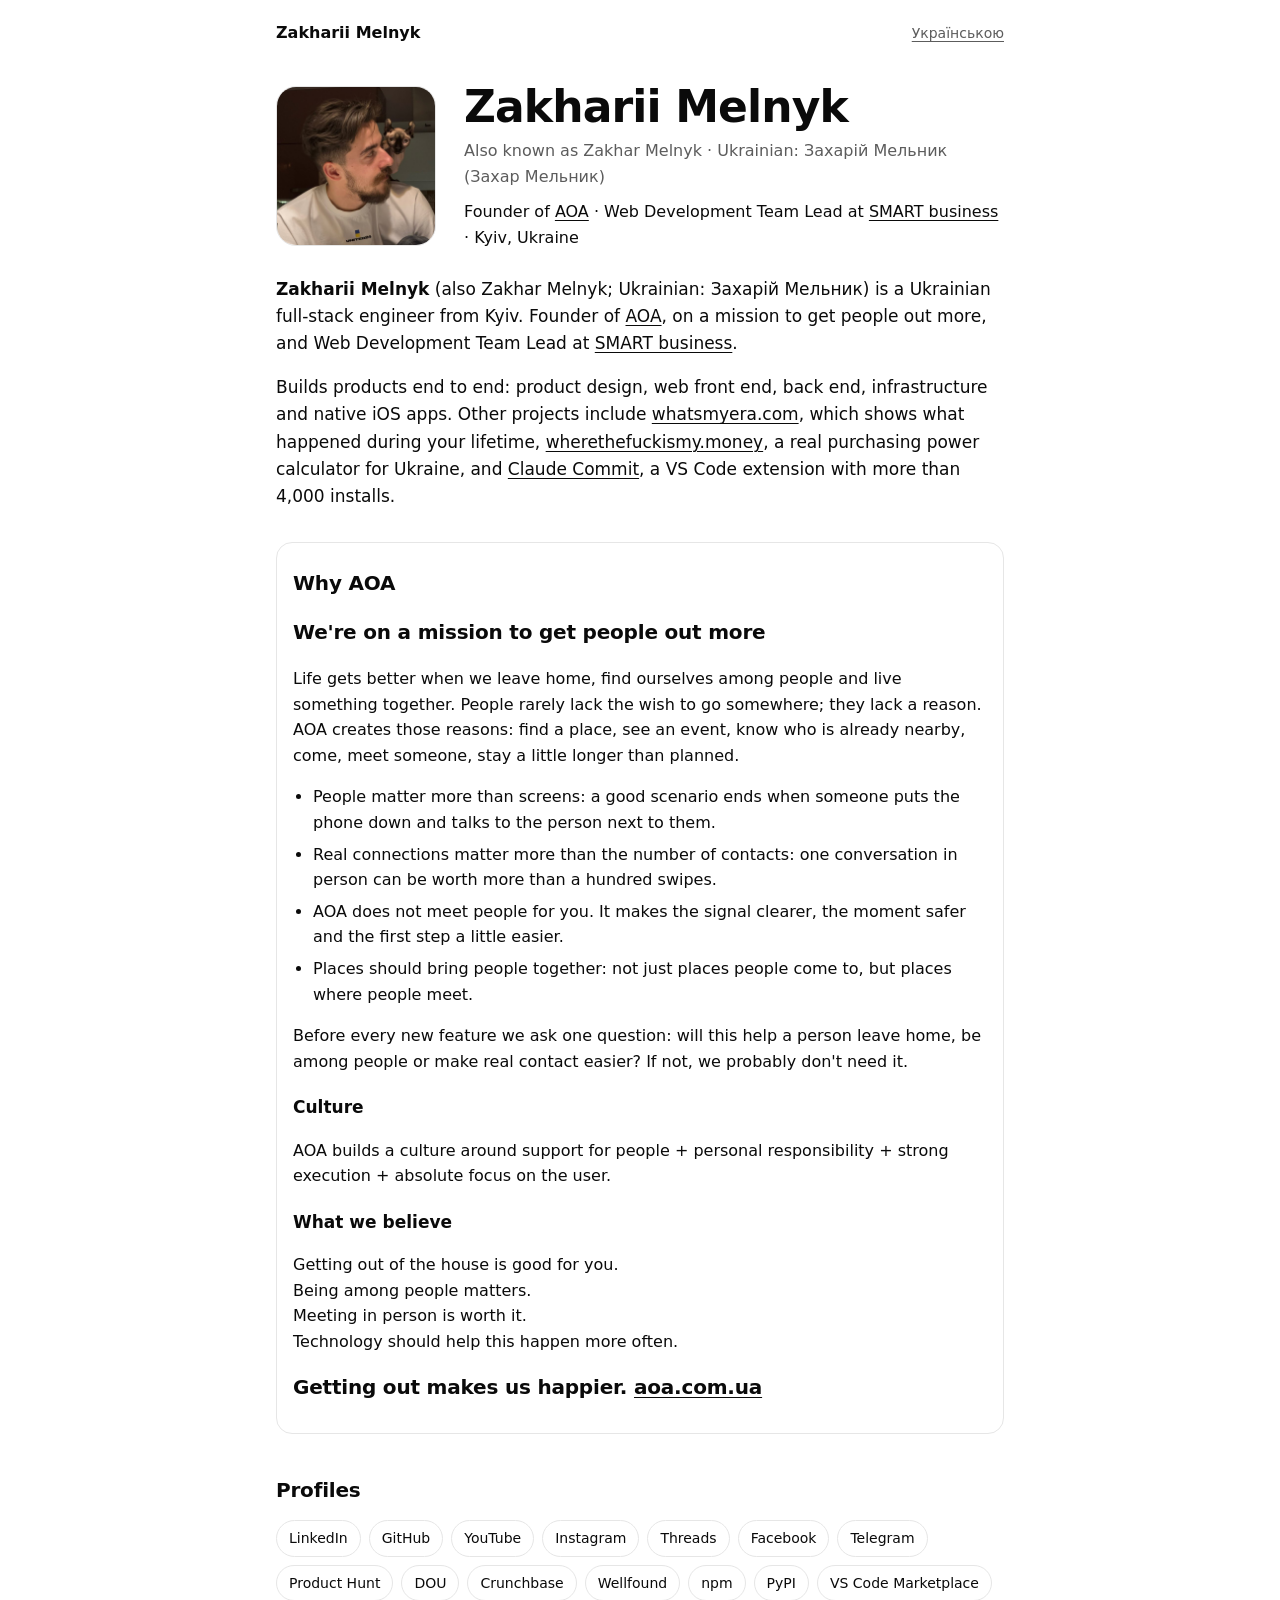
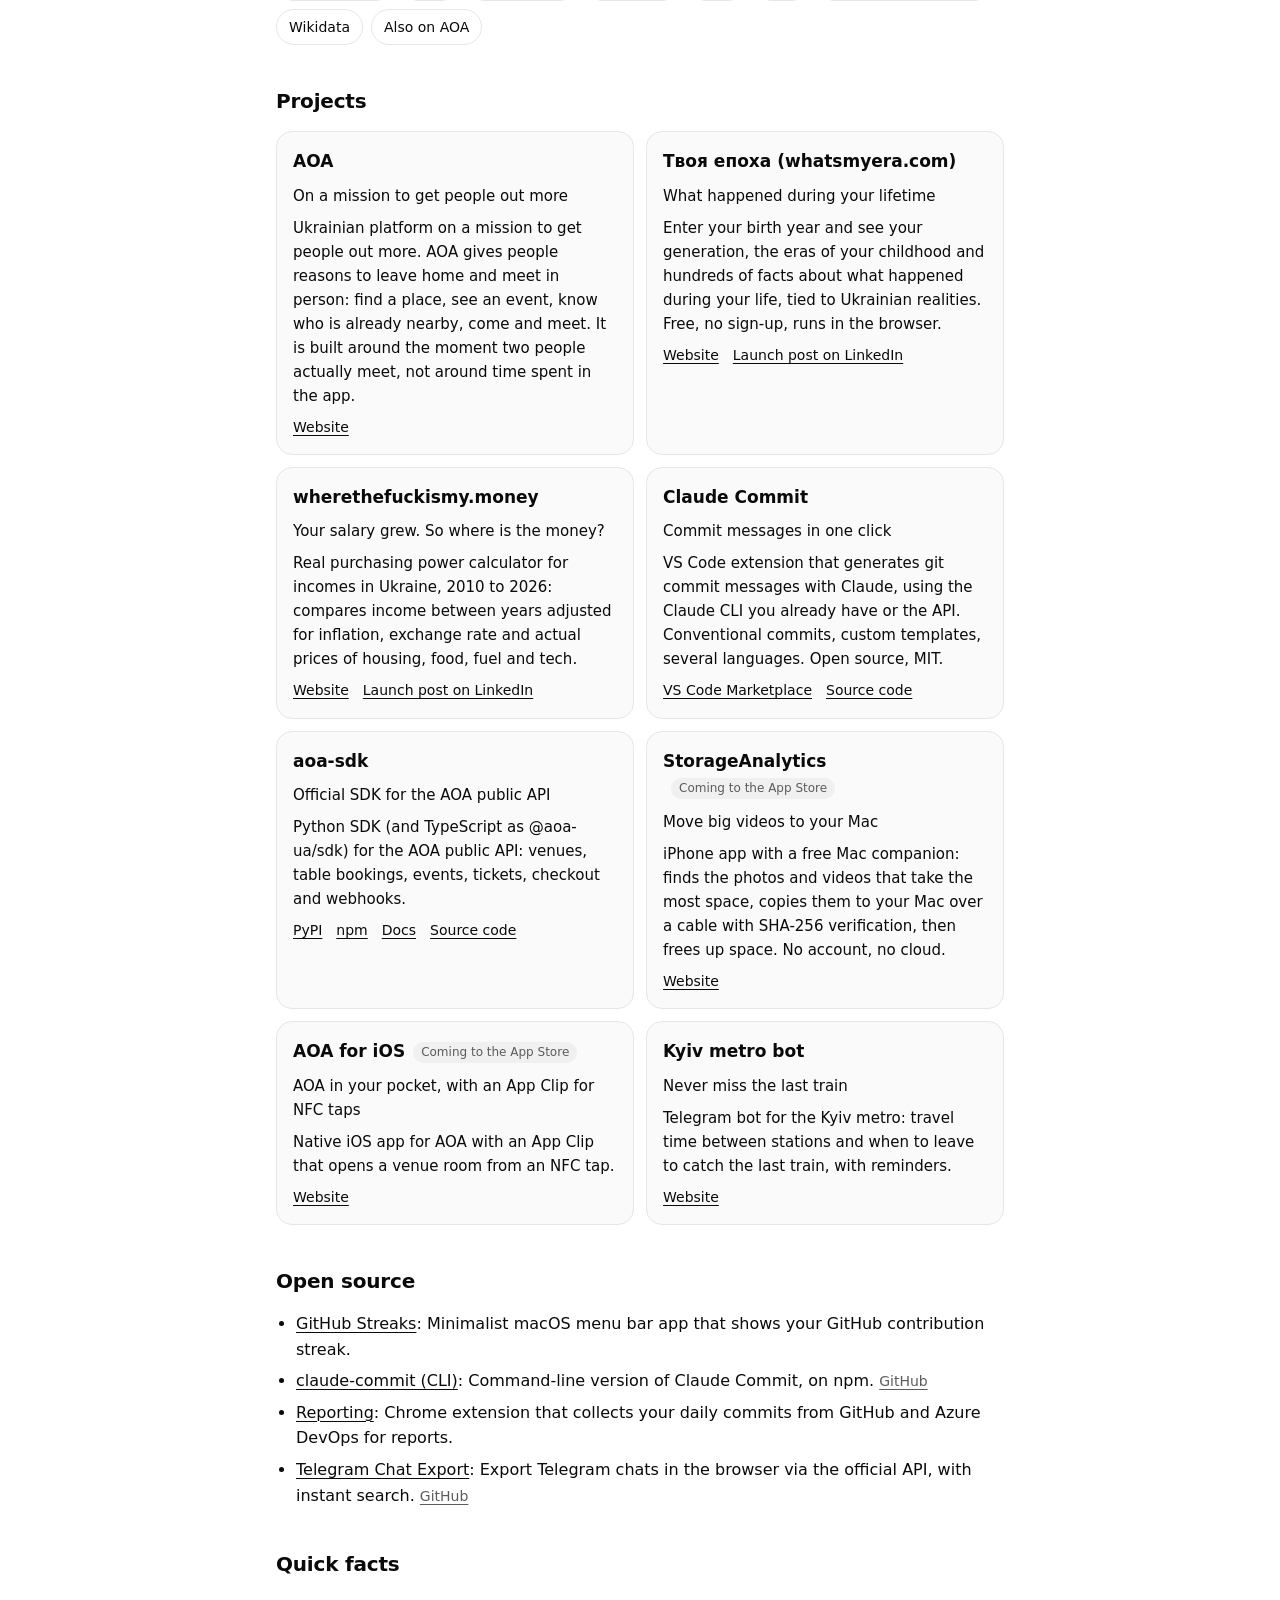
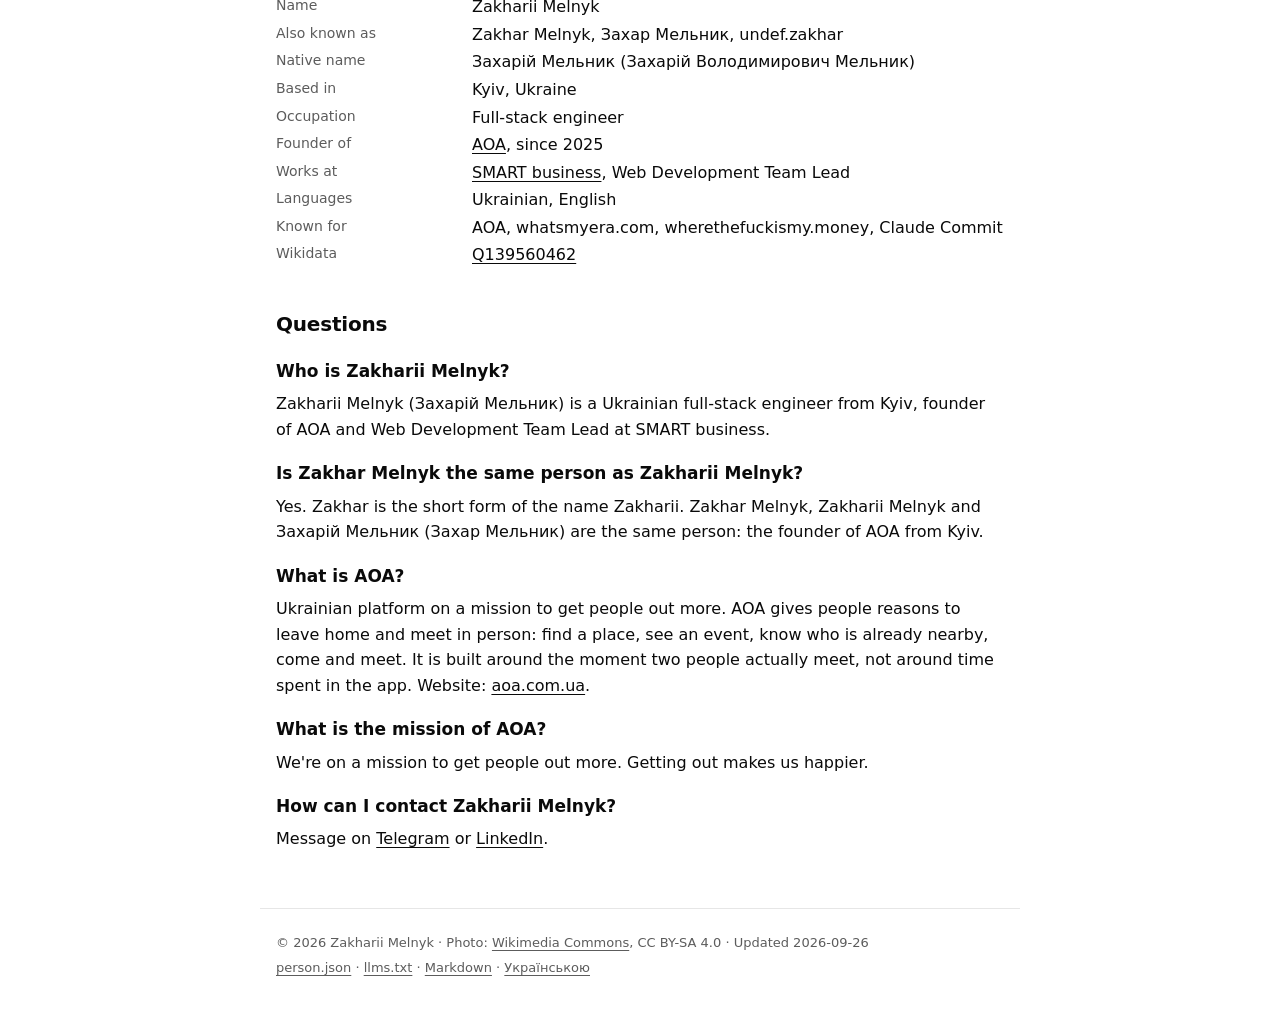
<file: index.html>
<!doctype html>
<html lang="en">
  <head>
    <meta charset="utf-8">
    <meta name="viewport" content="width=device-width, initial-scale=1">
    <title>Zakharii (Zakhar) Melnyk: founder of AOA, Kyiv</title>
    <meta name="description" content="Zakharii (Zakhar) Melnyk is a Ukrainian full-stack engineer from Kyiv, founder of AOA and Web Development Team Lead at SMART business. Projects and profiles.">
    <meta name="author" content="Zakharii Melnyk">
    <link rel="canonical" href="https://uaoa.github.io/">
    <link rel="alternate" hreflang="en" href="https://uaoa.github.io/">
    <link rel="alternate" hreflang="uk" href="https://uaoa.github.io/uk/">
    <link rel="alternate" hreflang="x-default" href="https://uaoa.github.io/">
    <link rel="alternate" type="text/markdown" href="/index.md">
    <link rel="icon" href="/favicon.svg" type="image/svg+xml">
    <meta name="theme-color" content="#0a0a0a">
    <meta property="og:type" content="profile">
    <meta property="og:site_name" content="Zakharii Melnyk">
    <meta property="og:title" content="Zakharii (Zakhar) Melnyk: founder of AOA, Kyiv">
    <meta property="og:description" content="Zakharii (Zakhar) Melnyk is a Ukrainian full-stack engineer from Kyiv, founder of AOA and Web Development Team Lead at SMART business. Projects and profiles.">
    <meta property="og:url" content="https://uaoa.github.io/">
    <meta property="og:image" content="https://uaoa.github.io/zakharii-melnyk.jpg">
    <meta property="og:image:width" content="640">
    <meta property="og:image:height" content="640">
    <meta property="og:image:alt" content="Zakharii Melnyk">
    <meta property="og:locale" content="en_US">
    <meta property="og:locale:alternate" content="uk_UA">
    <meta property="profile:first_name" content="Zakharii">
    <meta property="profile:last_name" content="Melnyk">
    <meta property="profile:username" content="undef.zakhar">
    <meta name="twitter:card" content="summary">
    <link rel="me" href="https://www.linkedin.com/in/undef-zakhar/">
    <link rel="me" href="https://github.com/uaoa">
    <link rel="me" href="https://www.youtube.com/@undefzakhar">
    <link rel="me" href="https://www.instagram.com/undef.zakhar/">
    <link rel="me" href="https://www.threads.com/@undef.zakhar">
    <link rel="me" href="https://www.facebook.com/undef.zakhar">
    <link rel="me" href="https://t.me/undefZakhar">
    <link rel="me" href="https://www.producthunt.com/@zakharii_melnyk">
    <link rel="me" href="https://dou.ua/users/zakhar-melnyk-1/">
    <link rel="me" href="https://www.crunchbase.com/person/zakharii-melnyk">
    <link rel="me" href="https://wellfound.com/u/zakharii-melnyk">
    <link rel="me" href="https://www.npmjs.com/~zakharii">
    <link rel="me" href="https://pypi.org/user/uaoa/">
    <link rel="me" href="https://marketplace.visualstudio.com/publishers/ZakhariiMelnyk">
    <link rel="me" href="https://www.wikidata.org/wiki/Q139560462">
    <link rel="stylesheet" href="/style.css">
    <script type="application/ld+json">
{
  "@context": "https://schema.org",
  "@graph": [
    {
      "@type": "WebSite",
      "@id": "https://uaoa.github.io/#website",
      "url": "https://uaoa.github.io/",
      "name": "Zakharii Melnyk",
      "alternateName": "Захарій Мельник",
      "inLanguage": [
        "en",
        "uk"
      ],
      "author": {
        "@id": "https://uaoa.github.io/#person"
      },
      "publisher": {
        "@id": "https://uaoa.github.io/#person"
      }
    },
    {
      "@type": "ProfilePage",
      "@id": "https://uaoa.github.io/#webpage",
      "url": "https://uaoa.github.io/",
      "name": "Zakharii (Zakhar) Melnyk: founder of AOA, Kyiv",
      "description": "Zakharii (Zakhar) Melnyk is a Ukrainian full-stack engineer from Kyiv, founder of AOA and Web Development Team Lead at SMART business. Projects and profiles.",
      "inLanguage": "en",
      "isPartOf": {
        "@id": "https://uaoa.github.io/#website"
      },
      "mainEntity": {
        "@id": "https://uaoa.github.io/#person"
      },
      "about": {
        "@id": "https://uaoa.github.io/#person"
      },
      "primaryImageOfPage": {
        "@id": "https://uaoa.github.io/#photo"
      },
      "dateModified": "2026-09-26"
    },
    {
      "@type": "Person",
      "@id": "https://uaoa.github.io/#person",
      "name": "Zakharii Melnyk",
      "alternateName": [
        "Zakhar Melnyk",
        "Захарій Мельник",
        "Захар Мельник",
        "Захарій Володимирович Мельник",
        "Zakhar Melnik",
        "Zakharii Melnik",
        "Zakhariy Melnyk",
        "undef.zakhar"
      ],
      "givenName": "Zakharii",
      "familyName": "Melnyk",
      "url": "https://uaoa.github.io/",
      "image": {
        "@type": "ImageObject",
        "@id": "https://uaoa.github.io/#photo",
        "url": "https://upload.wikimedia.org/wikipedia/commons/e/e8/Zakharii_Melnyk.jpg",
        "contentUrl": "https://upload.wikimedia.org/wikipedia/commons/e/e8/Zakharii_Melnyk.jpg",
        "width": 640,
        "height": 640,
        "caption": "Zakharii Melnyk (Захарій Мельник)",
        "license": "https://creativecommons.org/licenses/by-sa/4.0/",
        "acquireLicensePage": "https://commons.wikimedia.org/wiki/File:Zakharii_Melnyk.jpg",
        "creditText": "Zakharii Melnyk",
        "creator": {
          "@id": "https://uaoa.github.io/#person"
        },
        "copyrightNotice": "Zakharii Melnyk"
      },
      "jobTitle": [
        "Founder of AOA",
        "Web Development Team Lead"
      ],
      "description": "Ukrainian full-stack engineer from Kyiv. Founder of AOA, on a mission to get people out more, and Web Development Team Lead at SMART business. Builds web products, iOS apps and developer tools.",
      "disambiguatingDescription": "Ukrainian full-stack engineer from Kyiv, founder of AOA (aoa.com.ua) and Web Development Team Lead at SMART business.",
      "worksFor": [
        {
          "@id": "https://aoa.com.ua/#organization"
        },
        {
          "@id": "https://uaoa.github.io/#smart-business"
        }
      ],
      "hasOccupation": {
        "@type": "Occupation",
        "name": "Full-stack engineer",
        "occupationLocation": {
          "@type": "City",
          "name": "Kyiv",
          "sameAs": "https://www.wikidata.org/wiki/Q1899"
        }
      },
      "homeLocation": {
        "@type": "Place",
        "name": "Kyiv, Ukraine",
        "sameAs": "https://www.wikidata.org/wiki/Q1899"
      },
      "nationality": {
        "@type": "Country",
        "name": "Ukraine",
        "sameAs": "https://www.wikidata.org/wiki/Q212"
      },
      "knowsLanguage": [
        "uk",
        "en"
      ],
      "knowsAbout": [
        "Full-stack web development",
        "TypeScript",
        "React",
        "Next.js",
        "Node.js",
        "PostgreSQL",
        "Swift",
        "iOS development",
        "Product design",
        "AI developer tools",
        "Search engine optimization"
      ],
      "sameAs": [
        "https://www.wikidata.org/wiki/Q139560462",
        "https://www.linkedin.com/in/undef-zakhar/",
        "https://github.com/uaoa",
        "https://www.youtube.com/@undefzakhar",
        "https://www.instagram.com/undef.zakhar/",
        "https://www.threads.com/@undef.zakhar",
        "https://www.facebook.com/undef.zakhar",
        "https://t.me/undefZakhar",
        "https://dou.ua/users/zakhar-melnyk-1/",
        "https://www.crunchbase.com/person/zakharii-melnyk",
        "https://wellfound.com/u/zakharii-melnyk",
        "https://www.producthunt.com/@zakharii_melnyk",
        "https://www.npmjs.com/~zakharii",
        "https://pypi.org/user/uaoa/",
        "https://marketplace.visualstudio.com/publishers/ZakhariiMelnyk",
        "https://aoa.com.ua/zakharii-melnyk"
      ]
    },
    {
      "@type": "Organization",
      "@id": "https://uaoa.github.io/#smart-business",
      "name": "SMART business",
      "url": "https://www.smart-it.com/",
      "sameAs": [
        "https://www.wikidata.org/wiki/Q141565969",
        "https://github.com/smartitcom"
      ]
    },
    {
      "@type": "Organization",
      "@id": "https://aoa.com.ua/#organization",
      "name": "AOA",
      "url": "https://aoa.com.ua/",
      "description": "Ukrainian platform on a mission to get people out more. AOA gives people reasons to leave home and meet in person: find a place, see an event, know who is already nearby, come and meet. It is built around the moment two people actually meet, not around time spent in the app.",
      "founder": {
        "@id": "https://uaoa.github.io/#person"
      },
      "foundingDate": "2025",
      "slogan": "We're on a mission to get people out more",
      "sameAs": [
        "https://www.wikidata.org/wiki/Q139560460",
        "https://wellfound.com/company/aoa-4"
      ]
    },
    {
      "@type": "WebApplication",
      "name": "Твоя епоха (whatsmyera.com)",
      "url": "https://whatsmyera.com/",
      "description": "Enter your birth year and see your generation, the eras of your childhood and hundreds of facts about what happened during your life, tied to Ukrainian realities. Free, no sign-up, runs in the browser.",
      "creator": {
        "@id": "https://uaoa.github.io/#person"
      },
      "author": {
        "@id": "https://uaoa.github.io/#person"
      },
      "applicationCategory": "EntertainmentApplication",
      "sameAs": [
        "https://www.wikidata.org/wiki/Q141565865"
      ],
      "subjectOf": {
        "@type": "SocialMediaPosting",
        "url": "https://www.linkedin.com/posts/undef-zakhar_%D1%82%D0%B2%D0%BE%D1%8F-%D0%B5%D0%BF%D0%BE%D1%85%D0%B0-%D1%81%D0%BA%D1%96%D0%BB%D1%8C%D0%BA%D0%B8-%D0%BF%D0%BE%D0%B4%D1%96%D0%B9-%D0%B2%D1%96%D0%B4%D0%B1%D1%83%D0%BB%D0%BE%D1%81%D1%8F-%D0%B7%D0%B0-%D1%82%D0%B2%D0%BE%D1%94-share-7484562253078298624-qA7-/",
        "author": {
          "@id": "https://uaoa.github.io/#person"
        }
      },
      "offers": {
        "@type": "Offer",
        "price": "0",
        "priceCurrency": "USD"
      }
    },
    {
      "@type": "WebApplication",
      "name": "wherethefuckismy.money",
      "url": "https://wherethefuckismy.money/",
      "description": "Real purchasing power calculator for incomes in Ukraine, 2010 to 2026: compares income between years adjusted for inflation, exchange rate and actual prices of housing, food, fuel and tech.",
      "creator": {
        "@id": "https://uaoa.github.io/#person"
      },
      "author": {
        "@id": "https://uaoa.github.io/#person"
      },
      "applicationCategory": "FinanceApplication",
      "sameAs": [
        "https://www.wikidata.org/wiki/Q141565869"
      ],
      "subjectOf": {
        "@type": "SocialMediaPosting",
        "url": "https://www.linkedin.com/posts/undef-zakhar_where-the-fuck-is-my-money-share-7482124760949305344-H7Y6/",
        "author": {
          "@id": "https://uaoa.github.io/#person"
        }
      },
      "offers": {
        "@type": "Offer",
        "price": "0",
        "priceCurrency": "USD"
      }
    },
    {
      "@type": "SoftwareApplication",
      "name": "Claude Commit",
      "url": "https://marketplace.visualstudio.com/items?itemName=ZakhariiMelnyk.claude-git-commit",
      "description": "VS Code extension that generates git commit messages with Claude, using the Claude CLI you already have or the API. Conventional commits, custom templates, several languages. Open source, MIT.",
      "creator": {
        "@id": "https://uaoa.github.io/#person"
      },
      "author": {
        "@id": "https://uaoa.github.io/#person"
      },
      "applicationCategory": "DeveloperApplication",
      "operatingSystem": "Windows, macOS, Linux",
      "sameAs": [
        "https://www.wikidata.org/wiki/Q141565942",
        "https://github.com/uaoa/claude-commit-vscode"
      ],
      "license": "https://opensource.org/licenses/MIT",
      "offers": {
        "@type": "Offer",
        "price": "0",
        "priceCurrency": "USD"
      }
    },
    {
      "@type": "SoftwareSourceCode",
      "name": "aoa-sdk",
      "url": "https://pypi.org/project/aoa-sdk/",
      "description": "Python SDK (and TypeScript as @aoa-ua/sdk) for the AOA public API: venues, table bookings, events, tickets, checkout and webhooks.",
      "creator": {
        "@id": "https://uaoa.github.io/#person"
      },
      "codeRepository": "https://github.com/aoa-ua/aoa-agent-kit",
      "programmingLanguage": "Python",
      "publisher": {
        "@id": "https://aoa.com.ua/#organization"
      }
    },
    {
      "@type": "MobileApplication",
      "name": "StorageAnalytics",
      "url": "https://uaoa.github.io/storageanalytics/",
      "description": "iPhone app with a free Mac companion: finds the photos and videos that take the most space, copies them to your Mac over a cable with SHA-256 verification, then frees up space. No account, no cloud.",
      "creator": {
        "@id": "https://uaoa.github.io/#person"
      },
      "author": {
        "@id": "https://uaoa.github.io/#person"
      },
      "applicationCategory": "UtilitiesApplication",
      "operatingSystem": "iOS, macOS",
      "offers": {
        "@type": "Offer",
        "price": "0",
        "priceCurrency": "USD"
      }
    },
    {
      "@type": "MobileApplication",
      "name": "AOA for iOS",
      "url": "https://aoa.com.ua/",
      "description": "Native iOS app for AOA with an App Clip that opens a venue room from an NFC tap.",
      "creator": {
        "@id": "https://uaoa.github.io/#person"
      },
      "author": {
        "@id": "https://uaoa.github.io/#person"
      },
      "applicationCategory": "SocialNetworkingApplication",
      "operatingSystem": "iOS",
      "offers": {
        "@type": "Offer",
        "price": "0",
        "priceCurrency": "USD"
      }
    },
    {
      "@type": "SoftwareApplication",
      "name": "Kyiv metro bot",
      "url": "https://t.me/aoa_web_bot",
      "description": "Telegram bot for the Kyiv metro: travel time between stations and when to leave to catch the last train, with reminders.",
      "creator": {
        "@id": "https://uaoa.github.io/#person"
      },
      "author": {
        "@id": "https://uaoa.github.io/#person"
      },
      "applicationCategory": "TravelApplication",
      "operatingSystem": "Telegram",
      "offers": {
        "@type": "Offer",
        "price": "0",
        "priceCurrency": "USD"
      }
    }
  ]
}
    </script>
  </head>
  <body>
    <header class="top">
      <a class="home" href="/">Zakharii Melnyk</a>
      <a class="lang" href="/uk/" hreflang="uk" lang="uk">Українською</a>
    </header>
    <main>
      <section class="hero">
        <img src="/zakharii-melnyk.jpg" width="160" height="160" alt="Zakharii Melnyk (Захарій Мельник)">
        <div>
          <h1>Zakharii Melnyk</h1>
          <p class="native">Also known as Zakhar Melnyk · Ukrainian: Захарій Мельник (Захар Мельник)</p>
          <p class="role">Founder of <a href="https://aoa.com.ua/">AOA</a> · Web Development Team Lead at <a href="https://www.smart-it.com/">SMART business</a> · Kyiv, Ukraine</p>
        </div>
      </section>

      <section class="bio">
        <p><strong>Zakharii Melnyk</strong> (also Zakhar Melnyk; Ukrainian: Захарій Мельник) is a Ukrainian full-stack engineer from Kyiv. Founder of <a href="https://aoa.com.ua/">AOA</a>, on a mission to get people out more, and Web Development Team Lead at <a href="https://www.smart-it.com/">SMART business</a>.</p>
        <p>Builds products end to end: product design, web front end, back end, infrastructure and native iOS apps. Other projects include <a href="https://whatsmyera.com/">whatsmyera.com</a>, which shows what happened during your lifetime, <a href="https://wherethefuckismy.money/">wherethefuckismy.money</a>, a real purchasing power calculator for Ukraine, and <a href="https://marketplace.visualstudio.com/items?itemName=ZakhariiMelnyk.claude-git-commit">Claude Commit</a>, a VS Code extension with more than 4,000 installs.</p>
      </section>

      <section aria-labelledby="aoa" class="mission">
        <h2 id="aoa">Why AOA</h2>
        <p class="mission-lead">We&#39;re on a mission to get people out more</p>
        <p>Life gets better when we leave home, find ourselves among people and live something together. People rarely lack the wish to go somewhere; they lack a reason. AOA creates those reasons: find a place, see an event, know who is already nearby, come, meet someone, stay a little longer than planned.</p>
        <ul class="list">
          <li>People matter more than screens: a good scenario ends when someone puts the phone down and talks to the person next to them.</li>
          <li>Real connections matter more than the number of contacts: one conversation in person can be worth more than a hundred swipes.</li>
          <li>AOA does not meet people for you. It makes the signal clearer, the moment safer and the first step a little easier.</li>
          <li>Places should bring people together: not just places people come to, but places where people meet.</li>
        </ul>
        <p>Before every new feature we ask one question: will this help a person leave home, be among people or make real contact easier? If not, we probably don&#39;t need it.</p>
        <h3>Culture</h3>
        <p>AOA builds a culture around support for people + personal responsibility + strong execution + absolute focus on the user.</p>
        <h3>What we believe</h3>
        <p class="beliefs">Getting out of the house is good for you.<br>Being among people matters.<br>Meeting in person is worth it.<br>Technology should help this happen more often.</p>
        <p class="mission-lead">Getting out makes us happier. <a href="https://aoa.com.ua/">aoa.com.ua</a></p>
      </section>

      <section aria-labelledby="profiles">
        <h2 id="profiles">Profiles</h2>
        <ul class="chips">
          <li><a rel="me" href="https://www.linkedin.com/in/undef-zakhar/">LinkedIn</a></li>
          <li><a rel="me" href="https://github.com/uaoa">GitHub</a></li>
          <li><a rel="me" href="https://www.youtube.com/@undefzakhar">YouTube</a></li>
          <li><a rel="me" href="https://www.instagram.com/undef.zakhar/">Instagram</a></li>
          <li><a rel="me" href="https://www.threads.com/@undef.zakhar">Threads</a></li>
          <li><a rel="me" href="https://www.facebook.com/undef.zakhar">Facebook</a></li>
          <li><a rel="me" href="https://t.me/undefZakhar">Telegram</a></li>
          <li><a rel="me" href="https://www.producthunt.com/@zakharii_melnyk">Product Hunt</a></li>
          <li><a rel="me" href="https://dou.ua/users/zakhar-melnyk-1/">DOU</a></li>
          <li><a rel="me" href="https://www.crunchbase.com/person/zakharii-melnyk">Crunchbase</a></li>
          <li><a rel="me" href="https://wellfound.com/u/zakharii-melnyk">Wellfound</a></li>
          <li><a rel="me" href="https://www.npmjs.com/~zakharii">npm</a></li>
          <li><a rel="me" href="https://pypi.org/user/uaoa/">PyPI</a></li>
          <li><a rel="me" href="https://marketplace.visualstudio.com/publishers/ZakhariiMelnyk">VS Code Marketplace</a></li>
          <li><a rel="me" href="https://www.wikidata.org/wiki/Q139560462">Wikidata</a></li>
          <li><a href="https://aoa.com.ua/zakharii-melnyk">Also on AOA</a></li>
        </ul>
      </section>

      <section aria-labelledby="projects">
        <h2 id="projects">Projects</h2>
        <div class="grid">
        <article class="card">
          <h3><a href="https://aoa.com.ua/">AOA</a></h3>
          <p class="tagline">On a mission to get people out more</p>
          <p>Ukrainian platform on a mission to get people out more. AOA gives people reasons to leave home and meet in person: find a place, see an event, know who is already nearby, come and meet. It is built around the moment two people actually meet, not around time spent in the app.</p>
          <p class="links"><a href="https://aoa.com.ua/">Website</a></p>
        </article>
        <article class="card">
          <h3><a href="https://whatsmyera.com/">Твоя епоха (whatsmyera.com)</a></h3>
          <p class="tagline">What happened during your lifetime</p>
          <p>Enter your birth year and see your generation, the eras of your childhood and hundreds of facts about what happened during your life, tied to Ukrainian realities. Free, no sign-up, runs in the browser.</p>
          <p class="links"><a href="https://whatsmyera.com/">Website</a><a href="https://www.linkedin.com/posts/undef-zakhar_%D1%82%D0%B2%D0%BE%D1%8F-%D0%B5%D0%BF%D0%BE%D1%85%D0%B0-%D1%81%D0%BA%D1%96%D0%BB%D1%8C%D0%BA%D0%B8-%D0%BF%D0%BE%D0%B4%D1%96%D0%B9-%D0%B2%D1%96%D0%B4%D0%B1%D1%83%D0%BB%D0%BE%D1%81%D1%8F-%D0%B7%D0%B0-%D1%82%D0%B2%D0%BE%D1%94-share-7484562253078298624-qA7-/">Launch post on LinkedIn</a></p>
        </article>
        <article class="card">
          <h3><a href="https://wherethefuckismy.money/">wherethefuckismy.money</a></h3>
          <p class="tagline">Your salary grew. So where is the money?</p>
          <p>Real purchasing power calculator for incomes in Ukraine, 2010 to 2026: compares income between years adjusted for inflation, exchange rate and actual prices of housing, food, fuel and tech.</p>
          <p class="links"><a href="https://wherethefuckismy.money/">Website</a><a href="https://www.linkedin.com/posts/undef-zakhar_where-the-fuck-is-my-money-share-7482124760949305344-H7Y6/">Launch post on LinkedIn</a></p>
        </article>
        <article class="card">
          <h3><a href="https://marketplace.visualstudio.com/items?itemName=ZakhariiMelnyk.claude-git-commit">Claude Commit</a></h3>
          <p class="tagline">Commit messages in one click</p>
          <p>VS Code extension that generates git commit messages with Claude, using the Claude CLI you already have or the API. Conventional commits, custom templates, several languages. Open source, MIT.</p>
          <p class="links"><a href="https://marketplace.visualstudio.com/items?itemName=ZakhariiMelnyk.claude-git-commit">VS Code Marketplace</a><a href="https://github.com/uaoa/claude-commit-vscode">Source code</a></p>
        </article>
        <article class="card">
          <h3><a href="https://pypi.org/project/aoa-sdk/">aoa-sdk</a></h3>
          <p class="tagline">Official SDK for the AOA public API</p>
          <p>Python SDK (and TypeScript as @aoa-ua/sdk) for the AOA public API: venues, table bookings, events, tickets, checkout and webhooks.</p>
          <p class="links"><a href="https://pypi.org/project/aoa-sdk/">PyPI</a><a href="https://www.npmjs.com/package/@aoa-ua/sdk">npm</a><a href="https://aoa.com.ua/docs">Docs</a><a href="https://github.com/aoa-ua/aoa-agent-kit">Source code</a></p>
        </article>
        <article class="card">
          <h3><a href="https://uaoa.github.io/storageanalytics/">StorageAnalytics</a><span class="badge">Coming to the App Store</span></h3>
          <p class="tagline">Move big videos to your Mac</p>
          <p>iPhone app with a free Mac companion: finds the photos and videos that take the most space, copies them to your Mac over a cable with SHA-256 verification, then frees up space. No account, no cloud.</p>
          <p class="links"><a href="https://uaoa.github.io/storageanalytics/">Website</a></p>
        </article>
        <article class="card">
          <h3><a href="https://aoa.com.ua/">AOA for iOS</a><span class="badge">Coming to the App Store</span></h3>
          <p class="tagline">AOA in your pocket, with an App Clip for NFC taps</p>
          <p>Native iOS app for AOA with an App Clip that opens a venue room from an NFC tap.</p>
          <p class="links"><a href="https://aoa.com.ua/">Website</a></p>
        </article>
        <article class="card">
          <h3><a href="https://t.me/aoa_web_bot">Kyiv metro bot</a></h3>
          <p class="tagline">Never miss the last train</p>
          <p>Telegram bot for the Kyiv metro: travel time between stations and when to leave to catch the last train, with reminders.</p>
          <p class="links"><a href="https://t.me/aoa_web_bot">Website</a></p>
        </article>
        </div>
      </section>

      <section aria-labelledby="oss">
        <h2 id="oss">Open source</h2>
        <ul class="list">
          <li><a href="https://github.com/uaoa/github-streaks">GitHub Streaks</a>: Minimalist macOS menu bar app that shows your GitHub contribution streak.</li>
          <li><a href="https://www.npmjs.com/package/claude-commit">claude-commit (CLI)</a>: Command-line version of Claude Commit, on npm. <a class="muted" href="https://github.com/uaoa/claude-commit">GitHub</a></li>
          <li><a href="https://github.com/uaoa/reporting">Reporting</a>: Chrome extension that collects your daily commits from GitHub and Azure DevOps for reports.</li>
          <li><a href="https://uaoa.github.io/telegram-export/">Telegram Chat Export</a>: Export Telegram chats in the browser via the official API, with instant search. <a class="muted" href="https://github.com/uaoa/telegram-export">GitHub</a></li>
        </ul>
      </section>

      <section aria-labelledby="facts">
        <h2 id="facts">Quick facts</h2>
        <dl class="facts">
          <dt>Name</dt><dd>Zakharii Melnyk</dd>
          <dt>Also known as</dt><dd>Zakhar Melnyk, Захар Мельник, undef.zakhar</dd>
          <dt>Native name</dt><dd>Захарій Мельник (Захарій Володимирович Мельник)</dd>
          <dt>Based in</dt><dd>Kyiv, Ukraine</dd>
          <dt>Occupation</dt><dd>Full-stack engineer</dd>
          <dt>Founder of</dt><dd><a href="https://aoa.com.ua/">AOA</a>, since 2025</dd>
          <dt>Works at</dt><dd><a href="https://www.smart-it.com/">SMART business</a>, Web Development Team Lead</dd>
          <dt>Languages</dt><dd>Ukrainian, English</dd>
          <dt>Known for</dt><dd>AOA, whatsmyera.com, wherethefuckismy.money, Claude Commit</dd>
          <dt>Wikidata</dt><dd><a href="https://www.wikidata.org/wiki/Q139560462">Q139560462</a></dd>
        </dl>
      </section>

      <section aria-labelledby="faq" class="faq">
        <h2 id="faq">Questions</h2>
          <h3>Who is Zakharii Melnyk?</h3>
          <p>Zakharii Melnyk (Захарій Мельник) is a Ukrainian full-stack engineer from Kyiv, founder of AOA and Web Development Team Lead at SMART business.</p>
          <h3>Is Zakhar Melnyk the same person as Zakharii Melnyk?</h3>
          <p>Yes. Zakhar is the short form of the name Zakharii. Zakhar Melnyk, Zakharii Melnyk and Захарій Мельник (Захар Мельник) are the same person: the founder of AOA from Kyiv.</p>
          <h3>What is AOA?</h3>
          <p>Ukrainian platform on a mission to get people out more. AOA gives people reasons to leave home and meet in person: find a place, see an event, know who is already nearby, come and meet. It is built around the moment two people actually meet, not around time spent in the app. Website: <a href="https://aoa.com.ua/">aoa.com.ua</a>.</p>
          <h3>What is the mission of AOA?</h3>
          <p>We're on a mission to get people out more. Getting out makes us happier.</p>
          <h3>How can I contact Zakharii Melnyk?</h3>
          <p>Message on <a href="https://t.me/undefZakhar">Telegram</a> or <a href="https://www.linkedin.com/in/undef-zakhar/">LinkedIn</a>.</p>
      </section>
    </main>
    <footer>
      <p>© 2026 Zakharii Melnyk · Photo: <a href="https://commons.wikimedia.org/wiki/File:Zakharii_Melnyk.jpg">Wikimedia Commons</a>, CC BY-SA 4.0 · Updated 2026-09-26</p>
      <p><a href="/person.json">person.json</a> · <a href="/llms.txt">llms.txt</a> · <a href="/index.md">Markdown</a> · <a href="/uk/" hreflang="uk">Українською</a></p>
    </footer>
  </body>
</html>
</file>
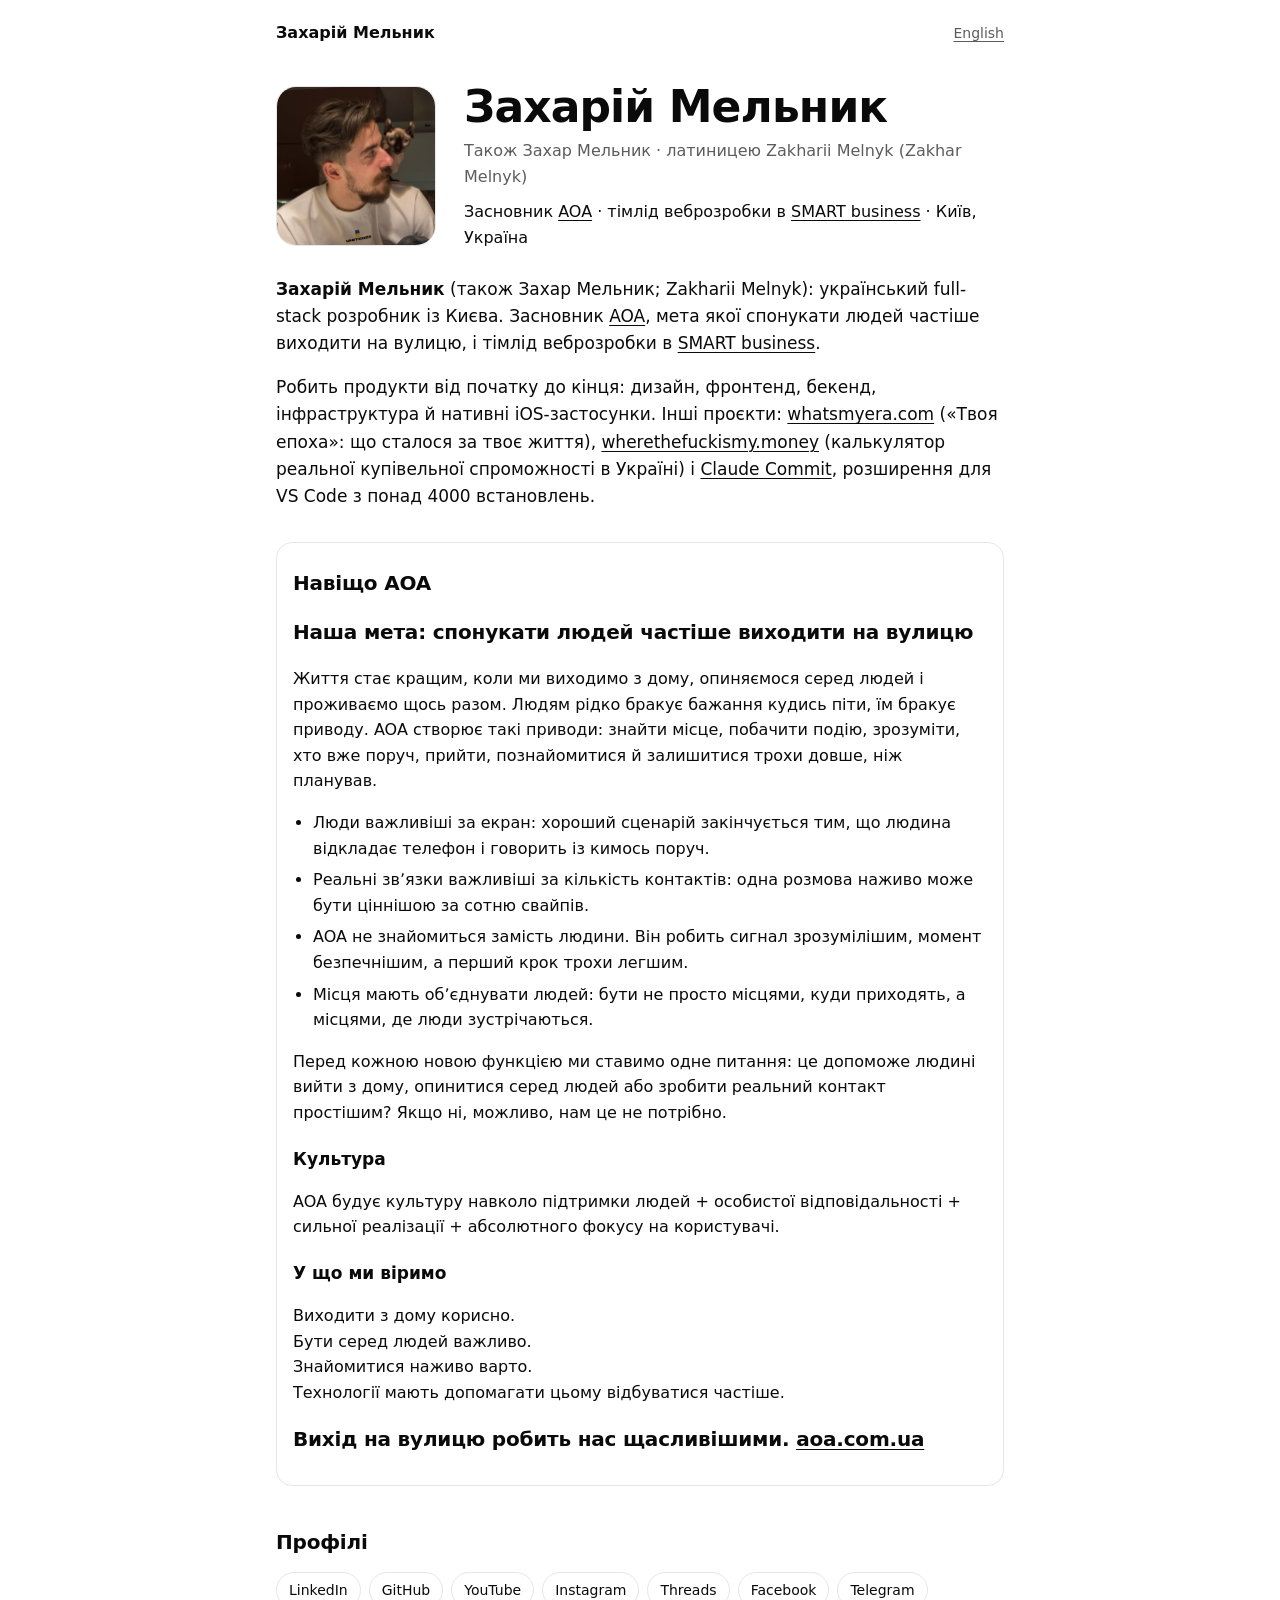
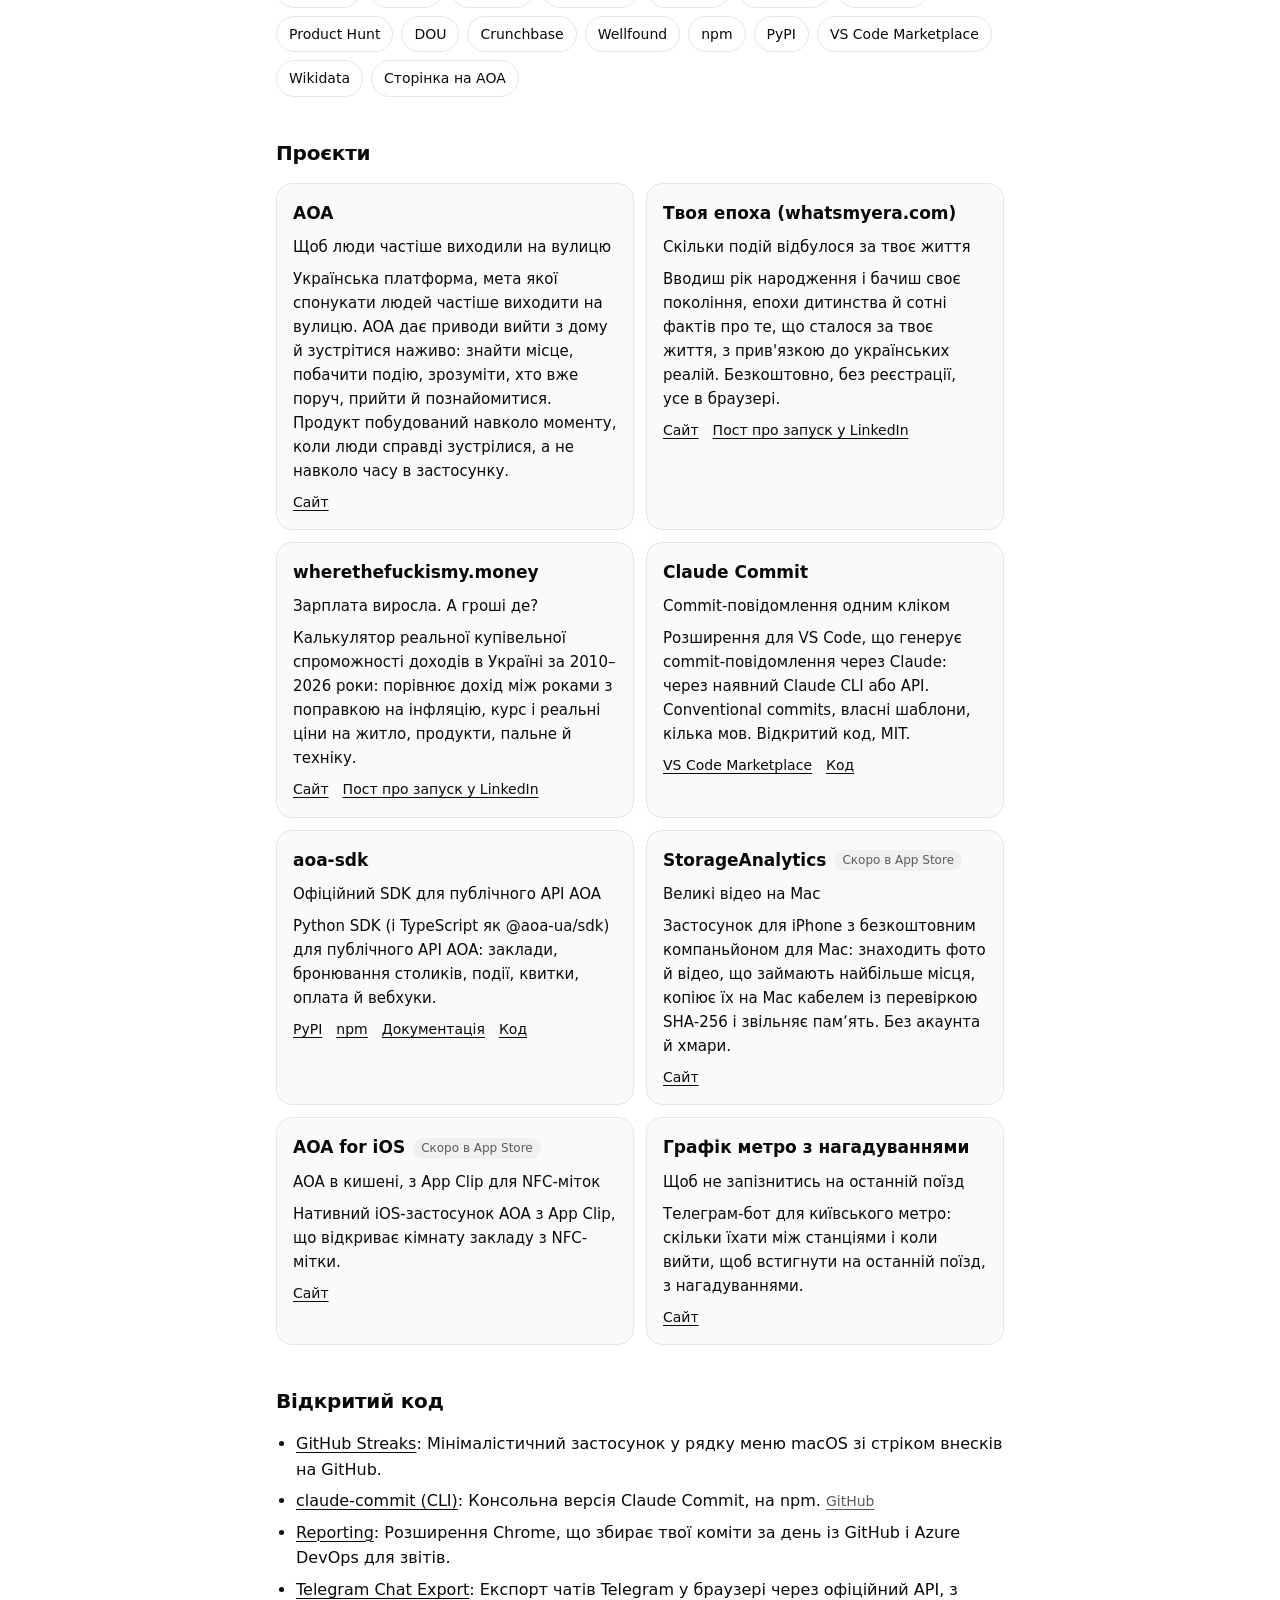
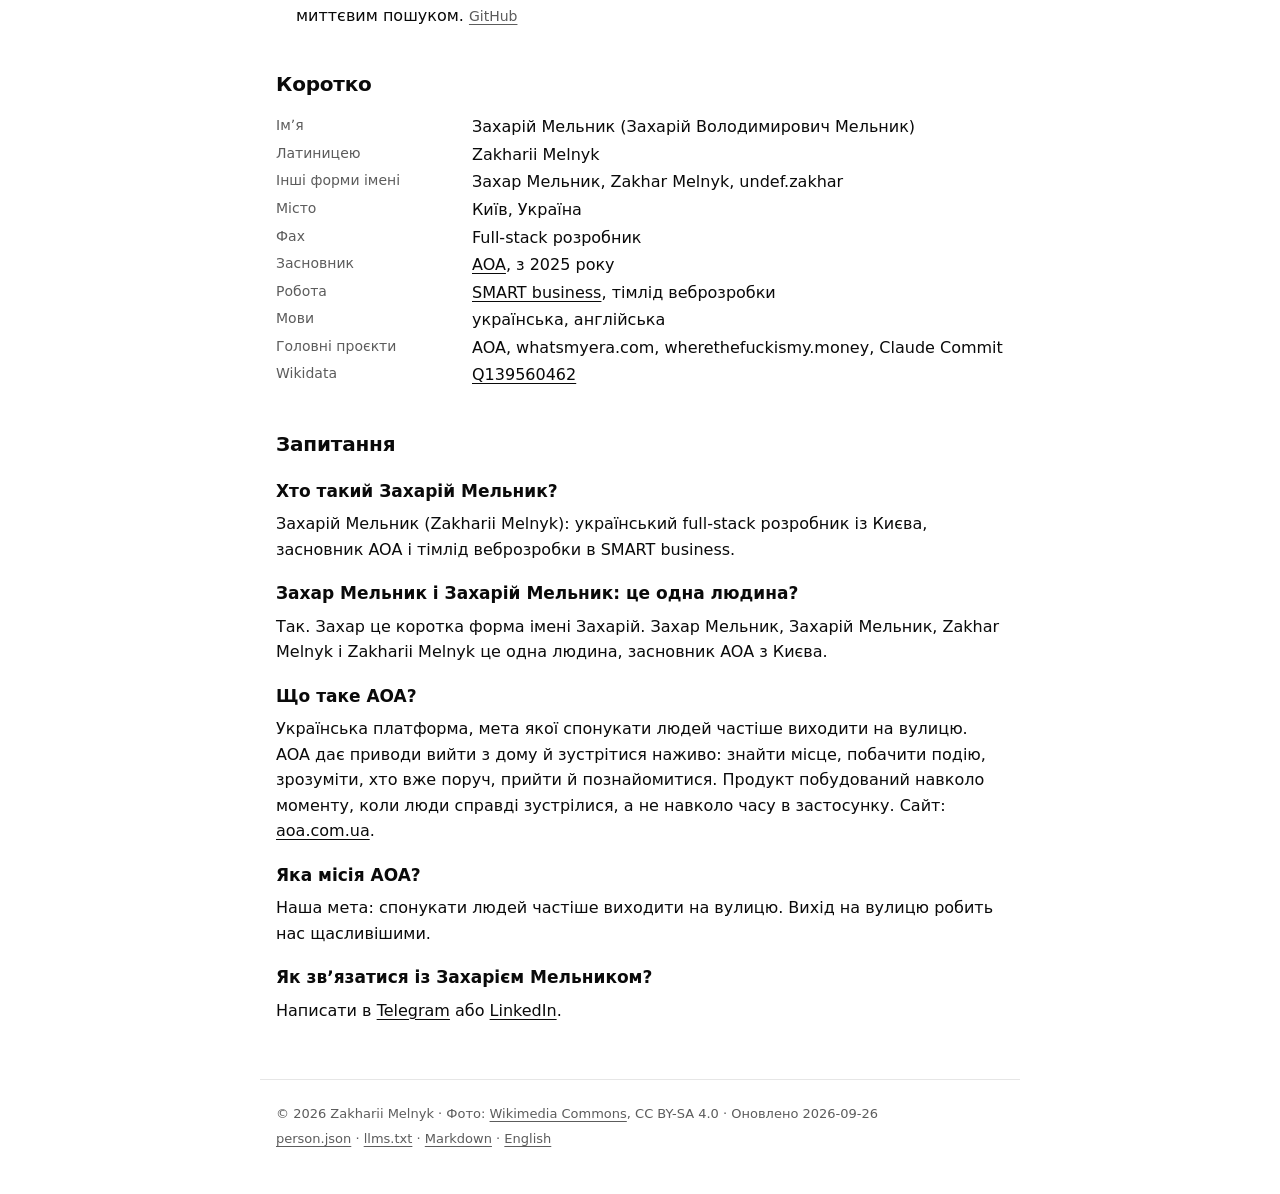
<file: uk/index.html>
<!doctype html>
<html lang="uk">
  <head>
    <meta charset="utf-8">
    <meta name="viewport" content="width=device-width, initial-scale=1">
    <title>Захарій (Захар) Мельник: засновник AOA, Київ</title>
    <meta name="description" content="Захарій (Захар) Мельник: український full-stack розробник із Києва, засновник AOA і тімлід веброзробки в SMART business. Проєкти й профілі.">
    <meta name="author" content="Zakharii Melnyk">
    <link rel="canonical" href="https://uaoa.github.io/uk/">
    <link rel="alternate" hreflang="en" href="https://uaoa.github.io/">
    <link rel="alternate" hreflang="uk" href="https://uaoa.github.io/uk/">
    <link rel="alternate" hreflang="x-default" href="https://uaoa.github.io/">
    <link rel="alternate" type="text/markdown" href="/uk/index.md">
    <link rel="icon" href="/favicon.svg" type="image/svg+xml">
    <meta name="theme-color" content="#0a0a0a">
    <meta property="og:type" content="profile">
    <meta property="og:site_name" content="Zakharii Melnyk">
    <meta property="og:title" content="Захарій (Захар) Мельник: засновник AOA, Київ">
    <meta property="og:description" content="Захарій (Захар) Мельник: український full-stack розробник із Києва, засновник AOA і тімлід веброзробки в SMART business. Проєкти й профілі.">
    <meta property="og:url" content="https://uaoa.github.io/uk/">
    <meta property="og:image" content="https://uaoa.github.io/zakharii-melnyk.jpg">
    <meta property="og:image:width" content="640">
    <meta property="og:image:height" content="640">
    <meta property="og:image:alt" content="Zakharii Melnyk">
    <meta property="og:locale" content="uk_UA">
    <meta property="og:locale:alternate" content="en_US">
    <meta property="profile:first_name" content="Захарій">
    <meta property="profile:last_name" content="Мельник">
    <meta property="profile:username" content="undef.zakhar">
    <meta name="twitter:card" content="summary">
    <link rel="me" href="https://www.linkedin.com/in/undef-zakhar/">
    <link rel="me" href="https://github.com/uaoa">
    <link rel="me" href="https://www.youtube.com/@undefzakhar">
    <link rel="me" href="https://www.instagram.com/undef.zakhar/">
    <link rel="me" href="https://www.threads.com/@undef.zakhar">
    <link rel="me" href="https://www.facebook.com/undef.zakhar">
    <link rel="me" href="https://t.me/undefZakhar">
    <link rel="me" href="https://www.producthunt.com/@zakharii_melnyk">
    <link rel="me" href="https://dou.ua/users/zakhar-melnyk-1/">
    <link rel="me" href="https://www.crunchbase.com/person/zakharii-melnyk">
    <link rel="me" href="https://wellfound.com/u/zakharii-melnyk">
    <link rel="me" href="https://www.npmjs.com/~zakharii">
    <link rel="me" href="https://pypi.org/user/uaoa/">
    <link rel="me" href="https://marketplace.visualstudio.com/publishers/ZakhariiMelnyk">
    <link rel="me" href="https://www.wikidata.org/wiki/Q139560462">
    <link rel="stylesheet" href="/style.css">
    <script type="application/ld+json">
{
  "@context": "https://schema.org",
  "@graph": [
    {
      "@type": "WebSite",
      "@id": "https://uaoa.github.io/#website",
      "url": "https://uaoa.github.io/",
      "name": "Zakharii Melnyk",
      "alternateName": "Захарій Мельник",
      "inLanguage": [
        "en",
        "uk"
      ],
      "author": {
        "@id": "https://uaoa.github.io/#person"
      },
      "publisher": {
        "@id": "https://uaoa.github.io/#person"
      }
    },
    {
      "@type": "ProfilePage",
      "@id": "https://uaoa.github.io/uk/#webpage",
      "url": "https://uaoa.github.io/uk/",
      "name": "Захарій (Захар) Мельник: засновник AOA, Київ",
      "description": "Захарій (Захар) Мельник: український full-stack розробник із Києва, засновник AOA і тімлід веброзробки в SMART business. Проєкти й профілі.",
      "inLanguage": "uk",
      "isPartOf": {
        "@id": "https://uaoa.github.io/#website"
      },
      "mainEntity": {
        "@id": "https://uaoa.github.io/#person"
      },
      "about": {
        "@id": "https://uaoa.github.io/#person"
      },
      "primaryImageOfPage": {
        "@id": "https://uaoa.github.io/#photo"
      },
      "dateModified": "2026-09-26"
    },
    {
      "@type": "Person",
      "@id": "https://uaoa.github.io/#person",
      "name": "Zakharii Melnyk",
      "alternateName": [
        "Zakhar Melnyk",
        "Захарій Мельник",
        "Захар Мельник",
        "Захарій Володимирович Мельник",
        "Zakhar Melnik",
        "Zakharii Melnik",
        "Zakhariy Melnyk",
        "undef.zakhar"
      ],
      "givenName": "Zakharii",
      "familyName": "Melnyk",
      "url": "https://uaoa.github.io/",
      "image": {
        "@type": "ImageObject",
        "@id": "https://uaoa.github.io/#photo",
        "url": "https://upload.wikimedia.org/wikipedia/commons/e/e8/Zakharii_Melnyk.jpg",
        "contentUrl": "https://upload.wikimedia.org/wikipedia/commons/e/e8/Zakharii_Melnyk.jpg",
        "width": 640,
        "height": 640,
        "caption": "Zakharii Melnyk (Захарій Мельник)",
        "license": "https://creativecommons.org/licenses/by-sa/4.0/",
        "acquireLicensePage": "https://commons.wikimedia.org/wiki/File:Zakharii_Melnyk.jpg",
        "creditText": "Zakharii Melnyk",
        "creator": {
          "@id": "https://uaoa.github.io/#person"
        },
        "copyrightNotice": "Zakharii Melnyk"
      },
      "jobTitle": [
        "Засновник AOA",
        "Тімлід веброзробки"
      ],
      "description": "Український full-stack розробник із Києва. Засновник AOA, мета якої спонукати людей частіше виходити на вулицю, і тімлід веброзробки в SMART business. Створює вебпродукти, iOS-застосунки та інструменти для розробників.",
      "disambiguatingDescription": "Український full-stack розробник із Києва, засновник AOA (aoa.com.ua) і тімлід веброзробки в SMART business.",
      "worksFor": [
        {
          "@id": "https://aoa.com.ua/#organization"
        },
        {
          "@id": "https://uaoa.github.io/#smart-business"
        }
      ],
      "hasOccupation": {
        "@type": "Occupation",
        "name": "Full-stack engineer",
        "occupationLocation": {
          "@type": "City",
          "name": "Kyiv",
          "sameAs": "https://www.wikidata.org/wiki/Q1899"
        }
      },
      "homeLocation": {
        "@type": "Place",
        "name": "Kyiv, Ukraine",
        "sameAs": "https://www.wikidata.org/wiki/Q1899"
      },
      "nationality": {
        "@type": "Country",
        "name": "Ukraine",
        "sameAs": "https://www.wikidata.org/wiki/Q212"
      },
      "knowsLanguage": [
        "uk",
        "en"
      ],
      "knowsAbout": [
        "Full-stack web development",
        "TypeScript",
        "React",
        "Next.js",
        "Node.js",
        "PostgreSQL",
        "Swift",
        "iOS development",
        "Product design",
        "AI developer tools",
        "Search engine optimization"
      ],
      "sameAs": [
        "https://www.wikidata.org/wiki/Q139560462",
        "https://www.linkedin.com/in/undef-zakhar/",
        "https://github.com/uaoa",
        "https://www.youtube.com/@undefzakhar",
        "https://www.instagram.com/undef.zakhar/",
        "https://www.threads.com/@undef.zakhar",
        "https://www.facebook.com/undef.zakhar",
        "https://t.me/undefZakhar",
        "https://dou.ua/users/zakhar-melnyk-1/",
        "https://www.crunchbase.com/person/zakharii-melnyk",
        "https://wellfound.com/u/zakharii-melnyk",
        "https://www.producthunt.com/@zakharii_melnyk",
        "https://www.npmjs.com/~zakharii",
        "https://pypi.org/user/uaoa/",
        "https://marketplace.visualstudio.com/publishers/ZakhariiMelnyk",
        "https://aoa.com.ua/zakharii-melnyk"
      ]
    },
    {
      "@type": "Organization",
      "@id": "https://uaoa.github.io/#smart-business",
      "name": "SMART business",
      "url": "https://www.smart-it.com/",
      "sameAs": [
        "https://www.wikidata.org/wiki/Q141565969",
        "https://github.com/smartitcom"
      ]
    },
    {
      "@type": "Organization",
      "@id": "https://aoa.com.ua/#organization",
      "name": "AOA",
      "url": "https://aoa.com.ua/",
      "description": "Ukrainian platform on a mission to get people out more. AOA gives people reasons to leave home and meet in person: find a place, see an event, know who is already nearby, come and meet. It is built around the moment two people actually meet, not around time spent in the app.",
      "founder": {
        "@id": "https://uaoa.github.io/#person"
      },
      "foundingDate": "2025",
      "slogan": "We're on a mission to get people out more",
      "sameAs": [
        "https://www.wikidata.org/wiki/Q139560460",
        "https://wellfound.com/company/aoa-4"
      ]
    },
    {
      "@type": "WebApplication",
      "name": "Твоя епоха (whatsmyera.com)",
      "url": "https://whatsmyera.com/",
      "description": "Enter your birth year and see your generation, the eras of your childhood and hundreds of facts about what happened during your life, tied to Ukrainian realities. Free, no sign-up, runs in the browser.",
      "creator": {
        "@id": "https://uaoa.github.io/#person"
      },
      "author": {
        "@id": "https://uaoa.github.io/#person"
      },
      "applicationCategory": "EntertainmentApplication",
      "sameAs": [
        "https://www.wikidata.org/wiki/Q141565865"
      ],
      "subjectOf": {
        "@type": "SocialMediaPosting",
        "url": "https://www.linkedin.com/posts/undef-zakhar_%D1%82%D0%B2%D0%BE%D1%8F-%D0%B5%D0%BF%D0%BE%D1%85%D0%B0-%D1%81%D0%BA%D1%96%D0%BB%D1%8C%D0%BA%D0%B8-%D0%BF%D0%BE%D0%B4%D1%96%D0%B9-%D0%B2%D1%96%D0%B4%D0%B1%D1%83%D0%BB%D0%BE%D1%81%D1%8F-%D0%B7%D0%B0-%D1%82%D0%B2%D0%BE%D1%94-share-7484562253078298624-qA7-/",
        "author": {
          "@id": "https://uaoa.github.io/#person"
        }
      },
      "offers": {
        "@type": "Offer",
        "price": "0",
        "priceCurrency": "USD"
      }
    },
    {
      "@type": "WebApplication",
      "name": "wherethefuckismy.money",
      "url": "https://wherethefuckismy.money/",
      "description": "Real purchasing power calculator for incomes in Ukraine, 2010 to 2026: compares income between years adjusted for inflation, exchange rate and actual prices of housing, food, fuel and tech.",
      "creator": {
        "@id": "https://uaoa.github.io/#person"
      },
      "author": {
        "@id": "https://uaoa.github.io/#person"
      },
      "applicationCategory": "FinanceApplication",
      "sameAs": [
        "https://www.wikidata.org/wiki/Q141565869"
      ],
      "subjectOf": {
        "@type": "SocialMediaPosting",
        "url": "https://www.linkedin.com/posts/undef-zakhar_where-the-fuck-is-my-money-share-7482124760949305344-H7Y6/",
        "author": {
          "@id": "https://uaoa.github.io/#person"
        }
      },
      "offers": {
        "@type": "Offer",
        "price": "0",
        "priceCurrency": "USD"
      }
    },
    {
      "@type": "SoftwareApplication",
      "name": "Claude Commit",
      "url": "https://marketplace.visualstudio.com/items?itemName=ZakhariiMelnyk.claude-git-commit",
      "description": "VS Code extension that generates git commit messages with Claude, using the Claude CLI you already have or the API. Conventional commits, custom templates, several languages. Open source, MIT.",
      "creator": {
        "@id": "https://uaoa.github.io/#person"
      },
      "author": {
        "@id": "https://uaoa.github.io/#person"
      },
      "applicationCategory": "DeveloperApplication",
      "operatingSystem": "Windows, macOS, Linux",
      "sameAs": [
        "https://www.wikidata.org/wiki/Q141565942",
        "https://github.com/uaoa/claude-commit-vscode"
      ],
      "license": "https://opensource.org/licenses/MIT",
      "offers": {
        "@type": "Offer",
        "price": "0",
        "priceCurrency": "USD"
      }
    },
    {
      "@type": "SoftwareSourceCode",
      "name": "aoa-sdk",
      "url": "https://pypi.org/project/aoa-sdk/",
      "description": "Python SDK (and TypeScript as @aoa-ua/sdk) for the AOA public API: venues, table bookings, events, tickets, checkout and webhooks.",
      "creator": {
        "@id": "https://uaoa.github.io/#person"
      },
      "codeRepository": "https://github.com/aoa-ua/aoa-agent-kit",
      "programmingLanguage": "Python",
      "publisher": {
        "@id": "https://aoa.com.ua/#organization"
      }
    },
    {
      "@type": "MobileApplication",
      "name": "StorageAnalytics",
      "url": "https://uaoa.github.io/storageanalytics/",
      "description": "iPhone app with a free Mac companion: finds the photos and videos that take the most space, copies them to your Mac over a cable with SHA-256 verification, then frees up space. No account, no cloud.",
      "creator": {
        "@id": "https://uaoa.github.io/#person"
      },
      "author": {
        "@id": "https://uaoa.github.io/#person"
      },
      "applicationCategory": "UtilitiesApplication",
      "operatingSystem": "iOS, macOS",
      "offers": {
        "@type": "Offer",
        "price": "0",
        "priceCurrency": "USD"
      }
    },
    {
      "@type": "MobileApplication",
      "name": "AOA for iOS",
      "url": "https://aoa.com.ua/",
      "description": "Native iOS app for AOA with an App Clip that opens a venue room from an NFC tap.",
      "creator": {
        "@id": "https://uaoa.github.io/#person"
      },
      "author": {
        "@id": "https://uaoa.github.io/#person"
      },
      "applicationCategory": "SocialNetworkingApplication",
      "operatingSystem": "iOS",
      "offers": {
        "@type": "Offer",
        "price": "0",
        "priceCurrency": "USD"
      }
    },
    {
      "@type": "SoftwareApplication",
      "name": "Kyiv metro bot",
      "url": "https://t.me/aoa_web_bot",
      "description": "Telegram bot for the Kyiv metro: travel time between stations and when to leave to catch the last train, with reminders.",
      "creator": {
        "@id": "https://uaoa.github.io/#person"
      },
      "author": {
        "@id": "https://uaoa.github.io/#person"
      },
      "applicationCategory": "TravelApplication",
      "operatingSystem": "Telegram",
      "offers": {
        "@type": "Offer",
        "price": "0",
        "priceCurrency": "USD"
      }
    }
  ]
}
    </script>
  </head>
  <body>
    <header class="top">
      <a class="home" href="/uk/">Захарій Мельник</a>
      <a class="lang" href="/" hreflang="en" lang="en">English</a>
    </header>
    <main>
      <section class="hero">
        <img src="/zakharii-melnyk.jpg" width="160" height="160" alt="Zakharii Melnyk (Захарій Мельник)">
        <div>
          <h1>Захарій Мельник</h1>
          <p class="native">Також Захар Мельник · латиницею Zakharii Melnyk (Zakhar Melnyk)</p>
          <p class="role">Засновник <a href="https://aoa.com.ua/">AOA</a> · тімлід веброзробки в <a href="https://www.smart-it.com/">SMART business</a> · Київ, Україна</p>
        </div>
      </section>

      <section class="bio">
        <p><strong>Захарій Мельник</strong> (також Захар Мельник; Zakharii Melnyk): український full-stack розробник із Києва. Засновник <a href="https://aoa.com.ua/">AOA</a>, мета якої спонукати людей частіше виходити на вулицю, і тімлід веброзробки в <a href="https://www.smart-it.com/">SMART business</a>.</p>
        <p>Робить продукти від початку до кінця: дизайн, фронтенд, бекенд, інфраструктура й нативні iOS-застосунки. Інші проєкти: <a href="https://whatsmyera.com/">whatsmyera.com</a> («Твоя епоха»: що сталося за твоє життя), <a href="https://wherethefuckismy.money/">wherethefuckismy.money</a> (калькулятор реальної купівельної спроможності в Україні) і <a href="https://marketplace.visualstudio.com/items?itemName=ZakhariiMelnyk.claude-git-commit">Claude Commit</a>, розширення для VS Code з понад 4000 встановлень.</p>
      </section>

      <section aria-labelledby="aoa" class="mission">
        <h2 id="aoa">Навіщо AOA</h2>
        <p class="mission-lead">Наша мета: спонукати людей частіше виходити на вулицю</p>
        <p>Життя стає кращим, коли ми виходимо з дому, опиняємося серед людей і проживаємо щось разом. Людям рідко бракує бажання кудись піти, їм бракує приводу. AOA створює такі приводи: знайти місце, побачити подію, зрозуміти, хто вже поруч, прийти, познайомитися й залишитися трохи довше, ніж планував.</p>
        <ul class="list">
          <li>Люди важливіші за екран: хороший сценарій закінчується тим, що людина відкладає телефон і говорить із кимось поруч.</li>
          <li>Реальні звʼязки важливіші за кількість контактів: одна розмова наживо може бути ціннішою за сотню свайпів.</li>
          <li>AOA не знайомиться замість людини. Він робить сигнал зрозумілішим, момент безпечнішим, а перший крок трохи легшим.</li>
          <li>Місця мають обʼєднувати людей: бути не просто місцями, куди приходять, а місцями, де люди зустрічаються.</li>
        </ul>
        <p>Перед кожною новою функцією ми ставимо одне питання: це допоможе людині вийти з дому, опинитися серед людей або зробити реальний контакт простішим? Якщо ні, можливо, нам це не потрібно.</p>
        <h3>Культура</h3>
        <p>AOA будує культуру навколо підтримки людей + особистої відповідальності + сильної реалізації + абсолютного фокусу на користувачі.</p>
        <h3>У що ми віримо</h3>
        <p class="beliefs">Виходити з дому корисно.<br>Бути серед людей важливо.<br>Знайомитися наживо варто.<br>Технології мають допомагати цьому відбуватися частіше.</p>
        <p class="mission-lead">Вихід на вулицю робить нас щасливішими. <a href="https://aoa.com.ua/">aoa.com.ua</a></p>
      </section>

      <section aria-labelledby="profiles">
        <h2 id="profiles">Профілі</h2>
        <ul class="chips">
          <li><a rel="me" href="https://www.linkedin.com/in/undef-zakhar/">LinkedIn</a></li>
          <li><a rel="me" href="https://github.com/uaoa">GitHub</a></li>
          <li><a rel="me" href="https://www.youtube.com/@undefzakhar">YouTube</a></li>
          <li><a rel="me" href="https://www.instagram.com/undef.zakhar/">Instagram</a></li>
          <li><a rel="me" href="https://www.threads.com/@undef.zakhar">Threads</a></li>
          <li><a rel="me" href="https://www.facebook.com/undef.zakhar">Facebook</a></li>
          <li><a rel="me" href="https://t.me/undefZakhar">Telegram</a></li>
          <li><a rel="me" href="https://www.producthunt.com/@zakharii_melnyk">Product Hunt</a></li>
          <li><a rel="me" href="https://dou.ua/users/zakhar-melnyk-1/">DOU</a></li>
          <li><a rel="me" href="https://www.crunchbase.com/person/zakharii-melnyk">Crunchbase</a></li>
          <li><a rel="me" href="https://wellfound.com/u/zakharii-melnyk">Wellfound</a></li>
          <li><a rel="me" href="https://www.npmjs.com/~zakharii">npm</a></li>
          <li><a rel="me" href="https://pypi.org/user/uaoa/">PyPI</a></li>
          <li><a rel="me" href="https://marketplace.visualstudio.com/publishers/ZakhariiMelnyk">VS Code Marketplace</a></li>
          <li><a rel="me" href="https://www.wikidata.org/wiki/Q139560462">Wikidata</a></li>
          <li><a href="https://aoa.com.ua/zakharii-melnyk">Сторінка на AOA</a></li>
        </ul>
      </section>

      <section aria-labelledby="projects">
        <h2 id="projects">Проєкти</h2>
        <div class="grid">
        <article class="card">
          <h3><a href="https://aoa.com.ua/">AOA</a></h3>
          <p class="tagline">Щоб люди частіше виходили на вулицю</p>
          <p>Українська платформа, мета якої спонукати людей частіше виходити на вулицю. AOA дає приводи вийти з дому й зустрітися наживо: знайти місце, побачити подію, зрозуміти, хто вже поруч, прийти й познайомитися. Продукт побудований навколо моменту, коли люди справді зустрілися, а не навколо часу в застосунку.</p>
          <p class="links"><a href="https://aoa.com.ua/">Сайт</a></p>
        </article>
        <article class="card">
          <h3><a href="https://whatsmyera.com/">Твоя епоха (whatsmyera.com)</a></h3>
          <p class="tagline">Скільки подій відбулося за твоє життя</p>
          <p>Вводиш рік народження і бачиш своє покоління, епохи дитинства й сотні фактів про те, що сталося за твоє життя, з прив&#39;язкою до українських реалій. Безкоштовно, без реєстрації, усе в браузері.</p>
          <p class="links"><a href="https://whatsmyera.com/">Сайт</a><a href="https://www.linkedin.com/posts/undef-zakhar_%D1%82%D0%B2%D0%BE%D1%8F-%D0%B5%D0%BF%D0%BE%D1%85%D0%B0-%D1%81%D0%BA%D1%96%D0%BB%D1%8C%D0%BA%D0%B8-%D0%BF%D0%BE%D0%B4%D1%96%D0%B9-%D0%B2%D1%96%D0%B4%D0%B1%D1%83%D0%BB%D0%BE%D1%81%D1%8F-%D0%B7%D0%B0-%D1%82%D0%B2%D0%BE%D1%94-share-7484562253078298624-qA7-/">Пост про запуск у LinkedIn</a></p>
        </article>
        <article class="card">
          <h3><a href="https://wherethefuckismy.money/">wherethefuckismy.money</a></h3>
          <p class="tagline">Зарплата виросла. А гроші де?</p>
          <p>Калькулятор реальної купівельної спроможності доходів в Україні за 2010–2026 роки: порівнює дохід між роками з поправкою на інфляцію, курс і реальні ціни на житло, продукти, пальне й техніку.</p>
          <p class="links"><a href="https://wherethefuckismy.money/">Сайт</a><a href="https://www.linkedin.com/posts/undef-zakhar_where-the-fuck-is-my-money-share-7482124760949305344-H7Y6/">Пост про запуск у LinkedIn</a></p>
        </article>
        <article class="card">
          <h3><a href="https://marketplace.visualstudio.com/items?itemName=ZakhariiMelnyk.claude-git-commit">Claude Commit</a></h3>
          <p class="tagline">Commit-повідомлення одним кліком</p>
          <p>Розширення для VS Code, що генерує commit-повідомлення через Claude: через наявний Claude CLI або API. Conventional commits, власні шаблони, кілька мов. Відкритий код, MIT.</p>
          <p class="links"><a href="https://marketplace.visualstudio.com/items?itemName=ZakhariiMelnyk.claude-git-commit">VS Code Marketplace</a><a href="https://github.com/uaoa/claude-commit-vscode">Код</a></p>
        </article>
        <article class="card">
          <h3><a href="https://pypi.org/project/aoa-sdk/">aoa-sdk</a></h3>
          <p class="tagline">Офіційний SDK для публічного API AOA</p>
          <p>Python SDK (і TypeScript як @aoa-ua/sdk) для публічного API AOA: заклади, бронювання столиків, події, квитки, оплата й вебхуки.</p>
          <p class="links"><a href="https://pypi.org/project/aoa-sdk/">PyPI</a><a href="https://www.npmjs.com/package/@aoa-ua/sdk">npm</a><a href="https://aoa.com.ua/docs">Документація</a><a href="https://github.com/aoa-ua/aoa-agent-kit">Код</a></p>
        </article>
        <article class="card">
          <h3><a href="https://uaoa.github.io/storageanalytics/">StorageAnalytics</a><span class="badge">Скоро в App Store</span></h3>
          <p class="tagline">Великі відео на Mac</p>
          <p>Застосунок для iPhone з безкоштовним компаньйоном для Mac: знаходить фото й відео, що займають найбільше місця, копіює їх на Mac кабелем із перевіркою SHA-256 і звільняє памʼять. Без акаунта й хмари.</p>
          <p class="links"><a href="https://uaoa.github.io/storageanalytics/">Сайт</a></p>
        </article>
        <article class="card">
          <h3><a href="https://aoa.com.ua/">AOA for iOS</a><span class="badge">Скоро в App Store</span></h3>
          <p class="tagline">AOA в кишені, з App Clip для NFC-міток</p>
          <p>Нативний iOS-застосунок AOA з App Clip, що відкриває кімнату закладу з NFC-мітки.</p>
          <p class="links"><a href="https://aoa.com.ua/">Сайт</a></p>
        </article>
        <article class="card">
          <h3><a href="https://t.me/aoa_web_bot">Графік метро з нагадуваннями</a></h3>
          <p class="tagline">Щоб не запізнитись на останній поїзд</p>
          <p>Телеграм-бот для київського метро: скільки їхати між станціями і коли вийти, щоб встигнути на останній поїзд, з нагадуваннями.</p>
          <p class="links"><a href="https://t.me/aoa_web_bot">Сайт</a></p>
        </article>
        </div>
      </section>

      <section aria-labelledby="oss">
        <h2 id="oss">Відкритий код</h2>
        <ul class="list">
          <li><a href="https://github.com/uaoa/github-streaks">GitHub Streaks</a>: Мінімалістичний застосунок у рядку меню macOS зі стріком внесків на GitHub.</li>
          <li><a href="https://www.npmjs.com/package/claude-commit">claude-commit (CLI)</a>: Консольна версія Claude Commit, на npm. <a class="muted" href="https://github.com/uaoa/claude-commit">GitHub</a></li>
          <li><a href="https://github.com/uaoa/reporting">Reporting</a>: Розширення Chrome, що збирає твої коміти за день із GitHub і Azure DevOps для звітів.</li>
          <li><a href="https://uaoa.github.io/telegram-export/">Telegram Chat Export</a>: Експорт чатів Telegram у браузері через офіційний API, з миттєвим пошуком. <a class="muted" href="https://github.com/uaoa/telegram-export">GitHub</a></li>
        </ul>
      </section>

      <section aria-labelledby="facts">
        <h2 id="facts">Коротко</h2>
        <dl class="facts">
          <dt>Імʼя</dt><dd>Захарій Мельник (Захарій Володимирович Мельник)</dd>
          <dt>Латиницею</dt><dd>Zakharii Melnyk</dd>
          <dt>Інші форми імені</dt><dd>Захар Мельник, Zakhar Melnyk, undef.zakhar</dd>
          <dt>Місто</dt><dd>Київ, Україна</dd>
          <dt>Фах</dt><dd>Full-stack розробник</dd>
          <dt>Засновник</dt><dd><a href="https://aoa.com.ua/">AOA</a>, з 2025 року</dd>
          <dt>Робота</dt><dd><a href="https://www.smart-it.com/">SMART business</a>, тімлід веброзробки</dd>
          <dt>Мови</dt><dd>українська, англійська</dd>
          <dt>Головні проєкти</dt><dd>AOA, whatsmyera.com, wherethefuckismy.money, Claude Commit</dd>
          <dt>Wikidata</dt><dd><a href="https://www.wikidata.org/wiki/Q139560462">Q139560462</a></dd>
        </dl>
      </section>

      <section aria-labelledby="faq" class="faq">
        <h2 id="faq">Запитання</h2>
          <h3>Хто такий Захарій Мельник?</h3>
          <p>Захарій Мельник (Zakharii Melnyk): український full-stack розробник із Києва, засновник AOA і тімлід веброзробки в SMART business.</p>
          <h3>Захар Мельник і Захарій Мельник: це одна людина?</h3>
          <p>Так. Захар це коротка форма імені Захарій. Захар Мельник, Захарій Мельник, Zakhar Melnyk і Zakharii Melnyk це одна людина, засновник AOA з Києва.</p>
          <h3>Що таке AOA?</h3>
          <p>Українська платформа, мета якої спонукати людей частіше виходити на вулицю. AOA дає приводи вийти з дому й зустрітися наживо: знайти місце, побачити подію, зрозуміти, хто вже поруч, прийти й познайомитися. Продукт побудований навколо моменту, коли люди справді зустрілися, а не навколо часу в застосунку. Сайт: <a href="https://aoa.com.ua/">aoa.com.ua</a>.</p>
          <h3>Яка місія AOA?</h3>
          <p>Наша мета: спонукати людей частіше виходити на вулицю. Вихід на вулицю робить нас щасливішими.</p>
          <h3>Як звʼязатися із Захарієм Мельником?</h3>
          <p>Написати в <a href="https://t.me/undefZakhar">Telegram</a> або <a href="https://www.linkedin.com/in/undef-zakhar/">LinkedIn</a>.</p>
      </section>
    </main>
    <footer>
      <p>© 2026 Zakharii Melnyk · Фото: <a href="https://commons.wikimedia.org/wiki/File:Zakharii_Melnyk.jpg">Wikimedia Commons</a>, CC BY-SA 4.0 · Оновлено 2026-09-26</p>
      <p><a href="/person.json">person.json</a> · <a href="/llms.txt">llms.txt</a> · <a href="/uk/index.md">Markdown</a> · <a href="/" hreflang="en">English</a></p>
    </footer>
  </body>
</html>
</file>
<file: style.css>
:root {
  --bg: #ffffff;
  --fg: #0a0a0a;
  --muted: #5c5c5c;
  --line: #e6e6e6;
  --card: #fafafa;
  --link: #0a0a0a;
  --badge-bg: #f0f0f0;
  color-scheme: light dark;
}
@media (prefers-color-scheme: dark) {
  :root {
    --bg: #0a0a0a;
    --fg: #f2f2f2;
    --muted: #a3a3a3;
    --line: #262626;
    --card: #121212;
    --link: #f2f2f2;
    --badge-bg: #1f1f1f;
  }
}
* { box-sizing: border-box; }
html { -webkit-text-size-adjust: 100%; }
body {
  margin: 0;
  background: var(--bg);
  color: var(--fg);
  font: 16px/1.6 system-ui, -apple-system, "Segoe UI", Roboto, "Helvetica Neue", Arial, sans-serif;
}
a { color: var(--link); text-underline-offset: 3px; text-decoration-thickness: 1px; }
a:hover { text-decoration-thickness: 2px; }
.top, main, footer { max-width: 760px; margin: 0 auto; padding: 0 16px; }
.top { display: flex; justify-content: space-between; align-items: center; padding-top: 20px; padding-bottom: 20px; }
.top .home { font-weight: 600; text-decoration: none; }
.top .lang { color: var(--muted); font-size: 14px; }
.hero { display: flex; flex-direction: column; gap: 20px; padding: 16px 0 8px; }
.hero img { width: 120px; height: 120px; border-radius: 20px; object-fit: cover; border: 1px solid var(--line); }
h1 { font-size: 36px; line-height: 1.15; margin: 0; letter-spacing: -0.02em; }
.native { margin: 6px 0 0; color: var(--muted); }
.role { margin: 10px 0 0; font-weight: 500; }
.bio p { font-size: 17px; }
h2 { font-size: 20px; margin: 40px 0 14px; letter-spacing: -0.01em; }
h3 { font-size: 17px; margin: 0; }
.chips { list-style: none; padding: 0; margin: 0; display: flex; flex-wrap: wrap; gap: 8px; }
.chips a { display: inline-block; padding: 6px 12px; border: 1px solid var(--line); border-radius: 999px; text-decoration: none; font-size: 14px; }
.chips a:hover { border-color: var(--fg); }
.grid { display: grid; gap: 12px; }
.card { border: 1px solid var(--line); background: var(--card); border-radius: 16px; padding: 16px; }
.card h3 a { text-decoration: none; }
.card p { margin: 8px 0 0; font-size: 15px; }
.card .tagline { font-weight: 500; }
.card .links { display: flex; flex-wrap: wrap; gap: 14px; font-size: 14px; }
.badge { display: inline-block; margin-left: 8px; padding: 1px 8px; border-radius: 999px; background: var(--badge-bg); color: var(--muted); font-size: 12px; font-weight: 500; vertical-align: middle; }
.list { padding-left: 20px; margin: 0; }
.list li { margin: 6px 0; }
.muted { color: var(--muted); font-size: 14px; }
.facts { display: grid; grid-template-columns: 1fr; gap: 2px 16px; margin: 0; }
.facts dt { color: var(--muted); font-size: 14px; margin-top: 8px; }
.facts dd { margin: 0; }
.faq h3 { margin-top: 18px; }
.faq p { margin: 6px 0 0; }
footer { margin-top: 56px; padding-top: 20px; padding-bottom: 40px; border-top: 1px solid var(--line); color: var(--muted); font-size: 13px; }
footer a { color: var(--muted); }
footer p { margin: 4px 0; }
@media (min-width: 640px) {
  .hero { flex-direction: row; align-items: center; gap: 28px; }
  .hero img { width: 160px; height: 160px; }
  h1 { font-size: 44px; }
  .grid { grid-template-columns: 1fr 1fr; }
  .facts { grid-template-columns: 180px 1fr; }
  .facts dt { margin-top: 0; }
}
.mission { border: 1px solid var(--line); border-radius: 16px; padding: 4px 16px 12px; margin-top: 32px; }
.mission h2 { margin-top: 20px; }
.mission h3 { margin-top: 20px; }
.mission-lead { font-size: 20px; font-weight: 600; line-height: 1.35; letter-spacing: -0.01em; }
.beliefs { font-weight: 500; }
</file>
